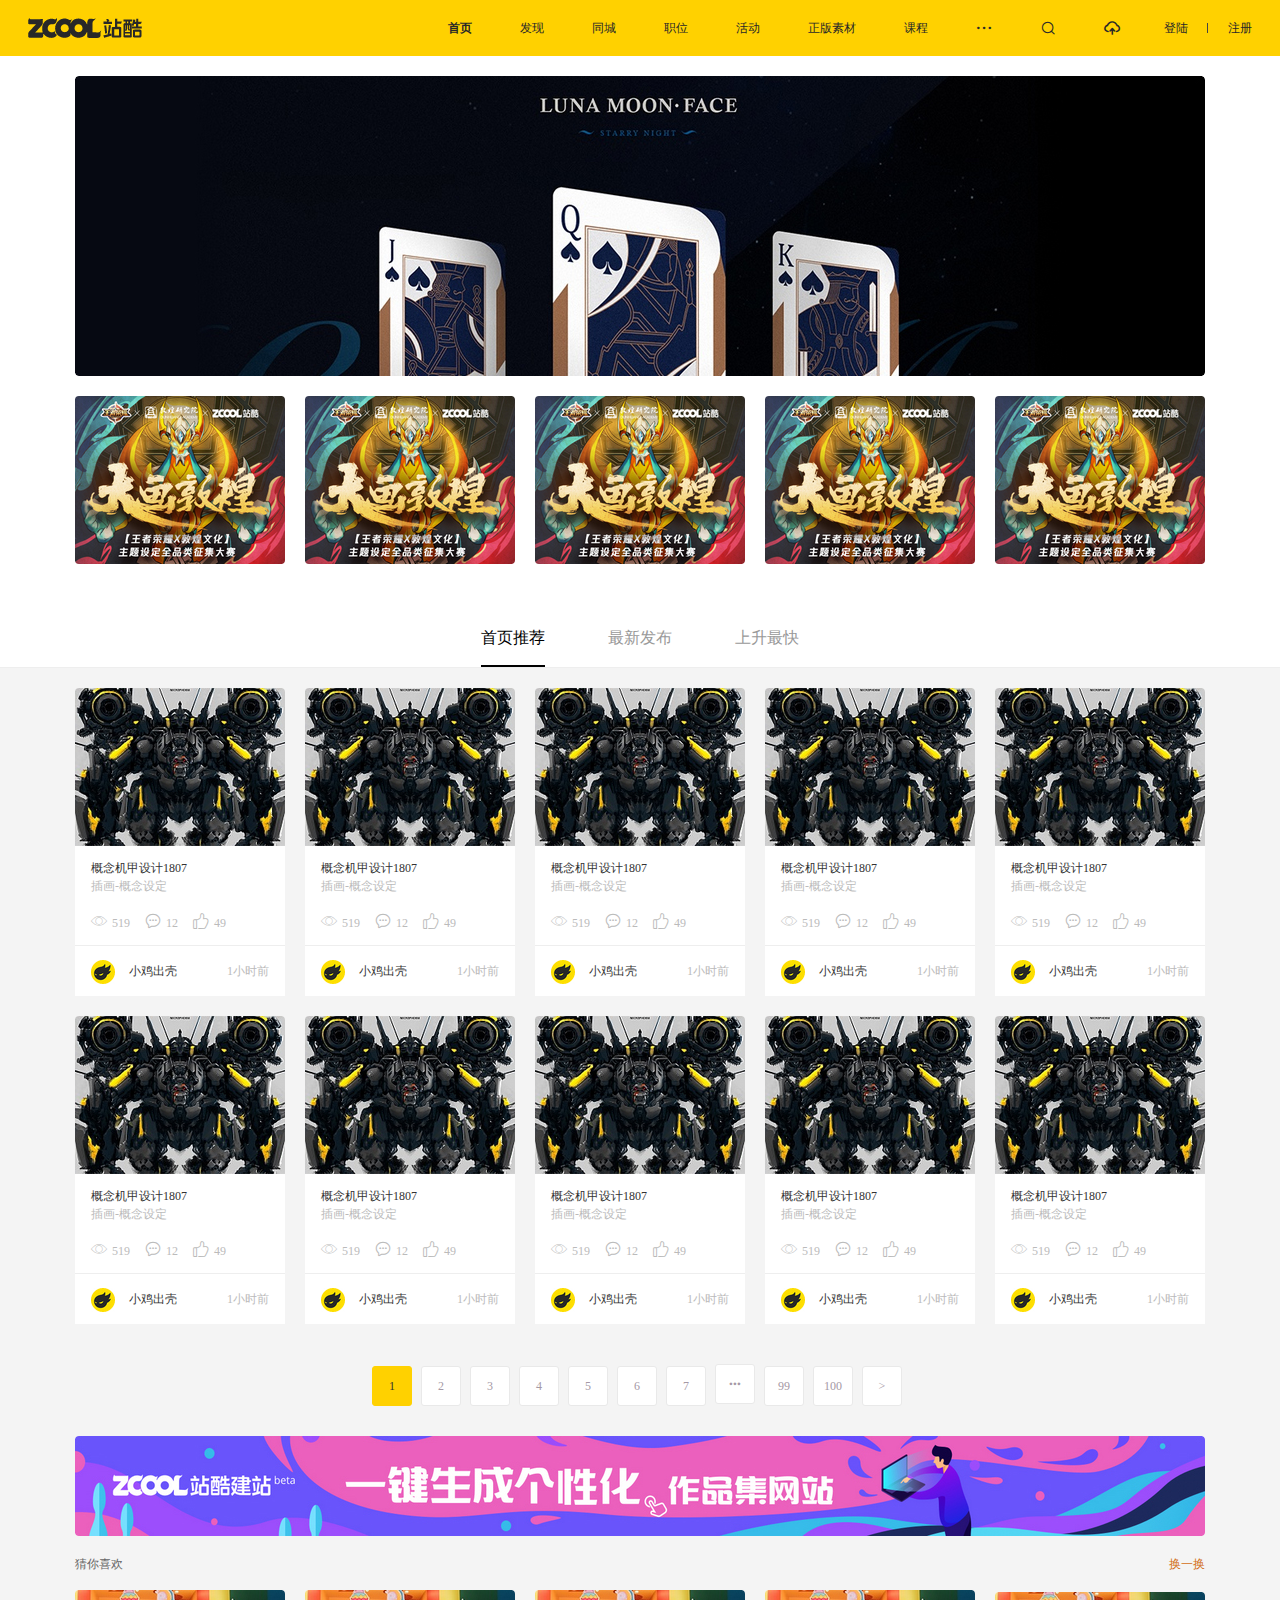
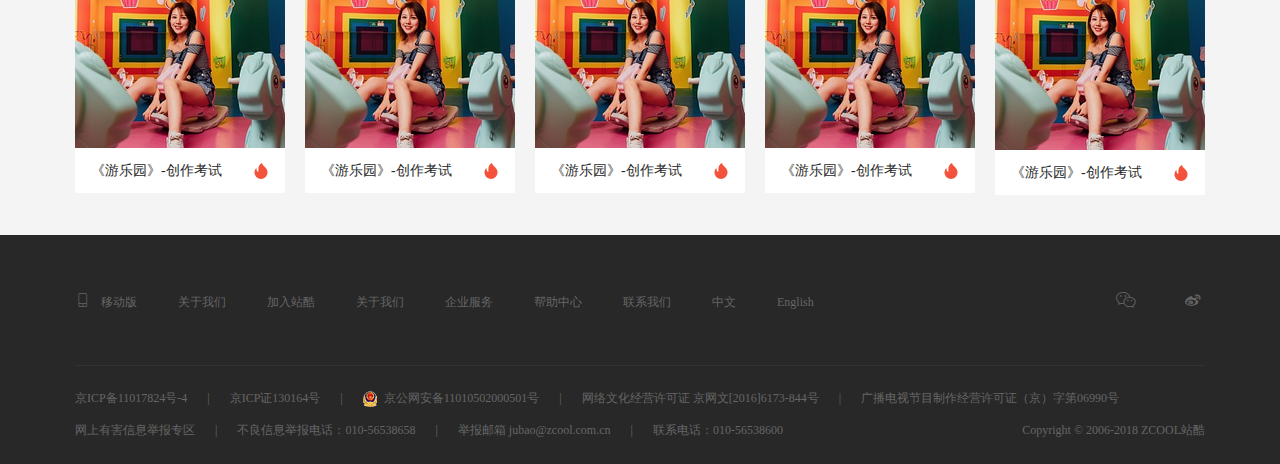
<file: index.html>
<!DOCTYPE html>
<html>
	<head>
		<meta charset="UTF-8">
		<title>站酷首页</title>
		<link rel="stylesheet" type="text/css" href="font/iconfont.css"/>
		<link rel="stylesheet" type="text/css" href="css/Global-style.css"/>
		<link rel="stylesheet" type="text/css" href="css/style.css"/>
	</head>
	<body>
		<!--..................................头部-->
		<header>
			<div class="header clearfix">
				<h1 class="logo fl">
					<a href="###"></a>
				</h1>
				<ul class="entry fr">
					<li><a href="###">登陆</a></li>
					<li><a href="###">注册</a></li>
				</ul>
				<ul class="nav fr">
					<li class="active"><a href="###">首页</a></li>
					<li><a href="###">发现</a>
						<div class="find">
							<ul class="clearfix">
								<li><a href="###">平面</a></li>
								<li><a href="###">UI</a></li>
								<li><a href="###">网页</a></li>
								<li><a href="###">插画</a></li>
								<li><a href="###">动漫</a></li>
								<li><a href="###">摄影</a></li>
								<li class="nobgimg"><a href="###">空间</a></li>
								<li><a href="###">工业/产品</a></li>
								<li><a href="###">三维</a></li>
								<li><a href="###">影视</a></li>
								<li><a href="###">手工艺</a></li>
								<li><a href="###">纯工艺</a></li>
								<li><a href="###">其他</a></li>
								<li class="nobgimg"><a href="###">其他</a></li>
							</ul>
							<ul class="clearfix">
								<li><a href="###">精选作品<span>&gt;</span></a></li>
								<li><a href="###">精选文章<span>&gt;</span></a></li>
								<li><a href="###">精选收藏<span>&gt;</span></a></li>
							</ul>
						</div>
					</li>
					<li><a href="###">同城</a></li>
					<li><a href="###">职位</a>
						<ul class="drop-down">
							<li><a href="###">职位</a></li>
							<li><a href="###">公司</a></li>
							<li><a href="###">+发布职位</a></li>
						</ul>
					</li>
					<li><a href="###">活动</a></li>
					<li><a href="###">正版素材</a></li>
					<li><a href="###">课程</a></li>
					<li><a href="###"><i class="iconfont">&#xe615;</i><span></span></a></li>
					<li><a href=""><i class="iconfont">&#xe6a8;</i></a></li>
					<li><a href=""><i class="iconfont">&#xe6f9;</i></a></li>
				</ul>
			</div>
		</header>
		<!--.......................................banner-->
		<div class="banner gWidth">
			<div class="clearfix" id="banLunbo">
				<ul id="lunbo">
					<li><a href="###"></a></li>
					<li><a href="###"></a></li>
					<li><a href="###"></a></li>
					<li><a href="###"></a></li>
					<li><a href="###"></a></li>
				</ul>
				<div class="btn-l btn">&lt;</div>
				<div class="btn-r btn">&gt;</div>
			</div>
		</div>
		<!--.......................................小banner-->
		<div class="main gWidth">
			<ul class="clearfix">
				<li><a href="###"><img src="images/main-1.jpg"/></a></li>
				<li><a href="###"><img src="images/main-1.jpg"/></a></li>
				<li><a href="###"><img src="images/main-1.jpg"/></a></li>
				<li><a href="###"><img src="images/main-1.jpg"/></a></li>
				<li class="mr0"><a href="###"><img src="images/main-1.jpg"/></a></li>
			</ul>
		</div>
		<!--.......................................小导航-->
		<ul class="xNav gWidth" id="ulFixed">
			<li class="active"><a href="###">首页推荐</a></li>
			<li><a href="###">最新发布</a></li>
			<li><a href="###">上升最快</a></li>
		</ul>
		<!--.......................................内容-->
		<section class="clearfix">
			<!--.......................................内容块-->
			<article class="gWidth">
				<ul class="clearfix" id="ulMax">
					<!--<li>
						<img src="images/article-1.jpg">
						<p>概念机甲设计1807</p>
						<p>插画-概念设定</p>
						<p><i class="iconfont">&#xe640;</i><span>519</span><i class="iconfont">&#xe6b7;</i><span>12</span><i class="iconfont">&#xe613;</i><span>49</span></p>
						<p>
							<img src="images/article-2.jpg"/>
							<i>小鸡出壳</i>
							<span>1小时前</span>
						</p>
					</li>-->
				</ul>
				<!--......................分页-->
				<ol>
					<li class="active"><a href="###">1</a></li>
					<li><a href="###">2</a></li>
					<li><a href="###">3</a></li>
					<li><a href="###">4</a></li>
					<li><a href="###">5</a></li>
					<li><a href="###">6</a></li>
					<li><a href="###">7</a></li>
					<li><a href="###"><i class="iconfont">&#xe79d;</i></a></li>
					<li><a href="###">99</a></li>
					<li><a href="###">100</a></li>
					<li><a href="###">&gt;</a></li>
				</ol>
			</article>
			<!--...................................minbanner-->
			<div class="minbanner gWidth"></div>
			<!--......................................bottom-nav-->
			<div class="bottom-nav gWidth">
				<h4><span>猜你喜欢</span><a href="###">换一换</a></h4>
				<ul class="clearfix" id="ulMin">
					<!--<li>
						<a href="###">
							<img src="images/bottom-nav-1.jpg"/>
							<p>《游乐园》-创作考试</p>
						</a>
					</li>-->
				</ul>
			</div>
		</section>
		<!--..............................底部-->
		<footer>
			<div class="footer gWidth">
				<div class="footer-t">
					<div class="footer-t-left fl">
						<a href="###"><i class="iconfont">&#xe69c;</i>移动版</a>
						<a href="###">关于我们</a>
						<a href="###">加入站酷</a>
						<a href="###">关于我们</a>
						<a href="###">企业服务</a>
						<a href="###">帮助中心</a>
						<a href="###">联系我们</a>
						<a href="###">中文</a>
						<a href="###">English</a>
					</div>
					<div class="footer-t-right fr">
						<a href="###"><i class="iconfont">&#xe632;</i></a>
					<a href="###"><i class="iconfont">&#xe806;</i></a>
					</div>
				</div>
				<div class="footer-b">
					<p>
						<a href="###">京ICP备11017824号-4</a>
						<span>|</span>
						<a href="###">京ICP证130164号</a>
						<span>|</span>
						<a href="###"><img src="images/footer-1.jpg"/>京公网安备11010502000501号</a>
						<span>|</span>
						<a href="###">网络文化经营许可证 京网文[2016]6173-844号</a>
						<span>|</span>
						<a href="###">广播电视节目制作经营许可证（京）字第06990号</a>
					</p>
					<p>
						<a href="###">网上有害信息举报专区</a>
						<span>|</span>
						<a href="###">不良信息举报电话：010-56538658</a>
						<span>|</span>
						<a href="###">举报邮箱  jubao@zcool.com.cn</a>
						<span>|</span>
						<a href="###">联系电话：010-56538600</a>
						<a href="###">Copyright &copy; 2006-2018 ZCOOL站酷</a>
					</p>
				</div>
			</div>
		</footer>
	</body>
</html>
<script src="js/public.js" type="text/javascript" charset="utf-8"></script>
<script src="js/ulMax.js" type="text/javascript" charset="utf-8"></script>
<script src="js/ulMin.js" type="text/javascript" charset="utf-8"></script>
<script src="js/banner.js" type="text/javascript" charset="utf-8"></script>
<script src="js/ulFixed.js" type="text/javascript" charset="utf-8"></script>
</file>
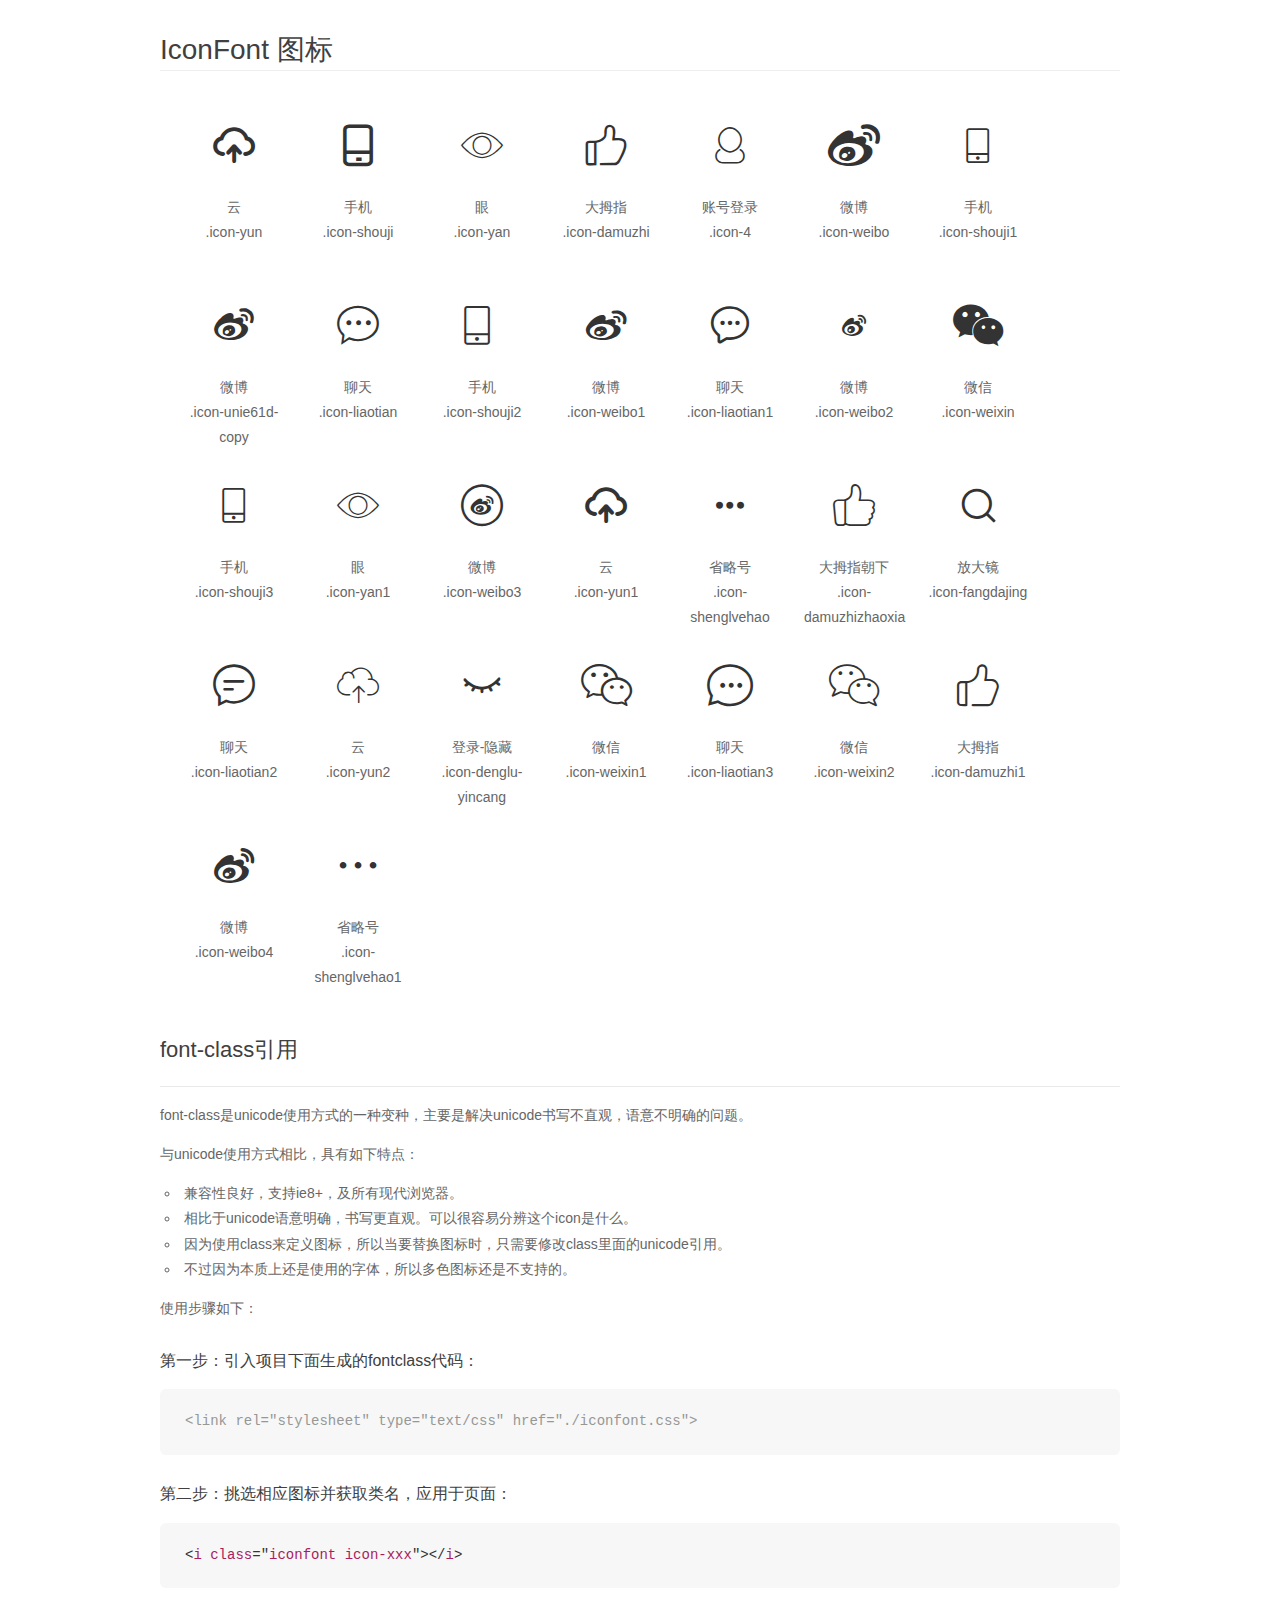
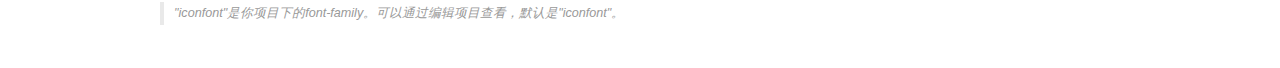
<file: font/demo_fontclass.html>
<!DOCTYPE html>
<html>
<head>
    <meta charset="utf-8"/>
    <title>IconFont</title>
    <link rel="stylesheet" href="demo.css">
    <link rel="stylesheet" href="iconfont.css">
</head>
<body>
    <div class="main markdown">
        <h1>IconFont 图标</h1>
        <ul class="icon_lists clear">
            
                <li>
                <i class="icon iconfont icon-yun"></i>
                    <div class="name">云</div>
                    <div class="fontclass">.icon-yun</div>
                </li>
            
                <li>
                <i class="icon iconfont icon-shouji"></i>
                    <div class="name">手机</div>
                    <div class="fontclass">.icon-shouji</div>
                </li>
            
                <li>
                <i class="icon iconfont icon-yan"></i>
                    <div class="name">眼</div>
                    <div class="fontclass">.icon-yan</div>
                </li>
            
                <li>
                <i class="icon iconfont icon-damuzhi"></i>
                    <div class="name">大拇指</div>
                    <div class="fontclass">.icon-damuzhi</div>
                </li>
            
                <li>
                <i class="icon iconfont icon-4"></i>
                    <div class="name">账号登录</div>
                    <div class="fontclass">.icon-4</div>
                </li>
            
                <li>
                <i class="icon iconfont icon-weibo"></i>
                    <div class="name">微博</div>
                    <div class="fontclass">.icon-weibo</div>
                </li>
            
                <li>
                <i class="icon iconfont icon-shouji1"></i>
                    <div class="name">手机</div>
                    <div class="fontclass">.icon-shouji1</div>
                </li>
            
                <li>
                <i class="icon iconfont icon-unie61d-copy"></i>
                    <div class="name">微博</div>
                    <div class="fontclass">.icon-unie61d-copy</div>
                </li>
            
                <li>
                <i class="icon iconfont icon-liaotian"></i>
                    <div class="name">聊天</div>
                    <div class="fontclass">.icon-liaotian</div>
                </li>
            
                <li>
                <i class="icon iconfont icon-shouji2"></i>
                    <div class="name">手机</div>
                    <div class="fontclass">.icon-shouji2</div>
                </li>
            
                <li>
                <i class="icon iconfont icon-weibo1"></i>
                    <div class="name">微博</div>
                    <div class="fontclass">.icon-weibo1</div>
                </li>
            
                <li>
                <i class="icon iconfont icon-liaotian1"></i>
                    <div class="name">聊天</div>
                    <div class="fontclass">.icon-liaotian1</div>
                </li>
            
                <li>
                <i class="icon iconfont icon-weibo2"></i>
                    <div class="name">微博</div>
                    <div class="fontclass">.icon-weibo2</div>
                </li>
            
                <li>
                <i class="icon iconfont icon-weixin"></i>
                    <div class="name">微信</div>
                    <div class="fontclass">.icon-weixin</div>
                </li>
            
                <li>
                <i class="icon iconfont icon-shouji3"></i>
                    <div class="name">手机</div>
                    <div class="fontclass">.icon-shouji3</div>
                </li>
            
                <li>
                <i class="icon iconfont icon-yan1"></i>
                    <div class="name">眼</div>
                    <div class="fontclass">.icon-yan1</div>
                </li>
            
                <li>
                <i class="icon iconfont icon-weibo3"></i>
                    <div class="name">微博</div>
                    <div class="fontclass">.icon-weibo3</div>
                </li>
            
                <li>
                <i class="icon iconfont icon-yun1"></i>
                    <div class="name">云</div>
                    <div class="fontclass">.icon-yun1</div>
                </li>
            
                <li>
                <i class="icon iconfont icon-shenglvehao"></i>
                    <div class="name">省略号</div>
                    <div class="fontclass">.icon-shenglvehao</div>
                </li>
            
                <li>
                <i class="icon iconfont icon-damuzhizhaoxia"></i>
                    <div class="name">大拇指朝下</div>
                    <div class="fontclass">.icon-damuzhizhaoxia</div>
                </li>
            
                <li>
                <i class="icon iconfont icon-fangdajing"></i>
                    <div class="name">放大镜</div>
                    <div class="fontclass">.icon-fangdajing</div>
                </li>
            
                <li>
                <i class="icon iconfont icon-liaotian2"></i>
                    <div class="name">聊天</div>
                    <div class="fontclass">.icon-liaotian2</div>
                </li>
            
                <li>
                <i class="icon iconfont icon-yun2"></i>
                    <div class="name">云</div>
                    <div class="fontclass">.icon-yun2</div>
                </li>
            
                <li>
                <i class="icon iconfont icon-denglu-yincang"></i>
                    <div class="name">登录-隐藏</div>
                    <div class="fontclass">.icon-denglu-yincang</div>
                </li>
            
                <li>
                <i class="icon iconfont icon-weixin1"></i>
                    <div class="name">微信</div>
                    <div class="fontclass">.icon-weixin1</div>
                </li>
            
                <li>
                <i class="icon iconfont icon-liaotian3"></i>
                    <div class="name">聊天</div>
                    <div class="fontclass">.icon-liaotian3</div>
                </li>
            
                <li>
                <i class="icon iconfont icon-weixin2"></i>
                    <div class="name">微信</div>
                    <div class="fontclass">.icon-weixin2</div>
                </li>
            
                <li>
                <i class="icon iconfont icon-damuzhi1"></i>
                    <div class="name">大拇指</div>
                    <div class="fontclass">.icon-damuzhi1</div>
                </li>
            
                <li>
                <i class="icon iconfont icon-weibo4"></i>
                    <div class="name">微博</div>
                    <div class="fontclass">.icon-weibo4</div>
                </li>
            
                <li>
                <i class="icon iconfont icon-shenglvehao1"></i>
                    <div class="name">省略号</div>
                    <div class="fontclass">.icon-shenglvehao1</div>
                </li>
            
        </ul>

        <h2 id="font-class-">font-class引用</h2>
        <hr>

        <p>font-class是unicode使用方式的一种变种，主要是解决unicode书写不直观，语意不明确的问题。</p>
        <p>与unicode使用方式相比，具有如下特点：</p>
        <ul>
        <li>兼容性良好，支持ie8+，及所有现代浏览器。</li>
        <li>相比于unicode语意明确，书写更直观。可以很容易分辨这个icon是什么。</li>
        <li>因为使用class来定义图标，所以当要替换图标时，只需要修改class里面的unicode引用。</li>
        <li>不过因为本质上还是使用的字体，所以多色图标还是不支持的。</li>
        </ul>
        <p>使用步骤如下：</p>
        <h3 id="-fontclass-">第一步：引入项目下面生成的fontclass代码：</h3>


        <pre><code class="lang-js hljs javascript"><span class="hljs-comment">&lt;link rel="stylesheet" type="text/css" href="./iconfont.css"&gt;</span></code></pre>
        <h3 id="-">第二步：挑选相应图标并获取类名，应用于页面：</h3>
        <pre><code class="lang-css hljs">&lt;<span class="hljs-selector-tag">i</span> <span class="hljs-selector-tag">class</span>="<span class="hljs-selector-tag">iconfont</span> <span class="hljs-selector-tag">icon-xxx</span>"&gt;&lt;/<span class="hljs-selector-tag">i</span>&gt;</code></pre>
        <blockquote>
        <p>"iconfont"是你项目下的font-family。可以通过编辑项目查看，默认是"iconfont"。</p>
        </blockquote>
    </div>
</body>
</html>
</file>
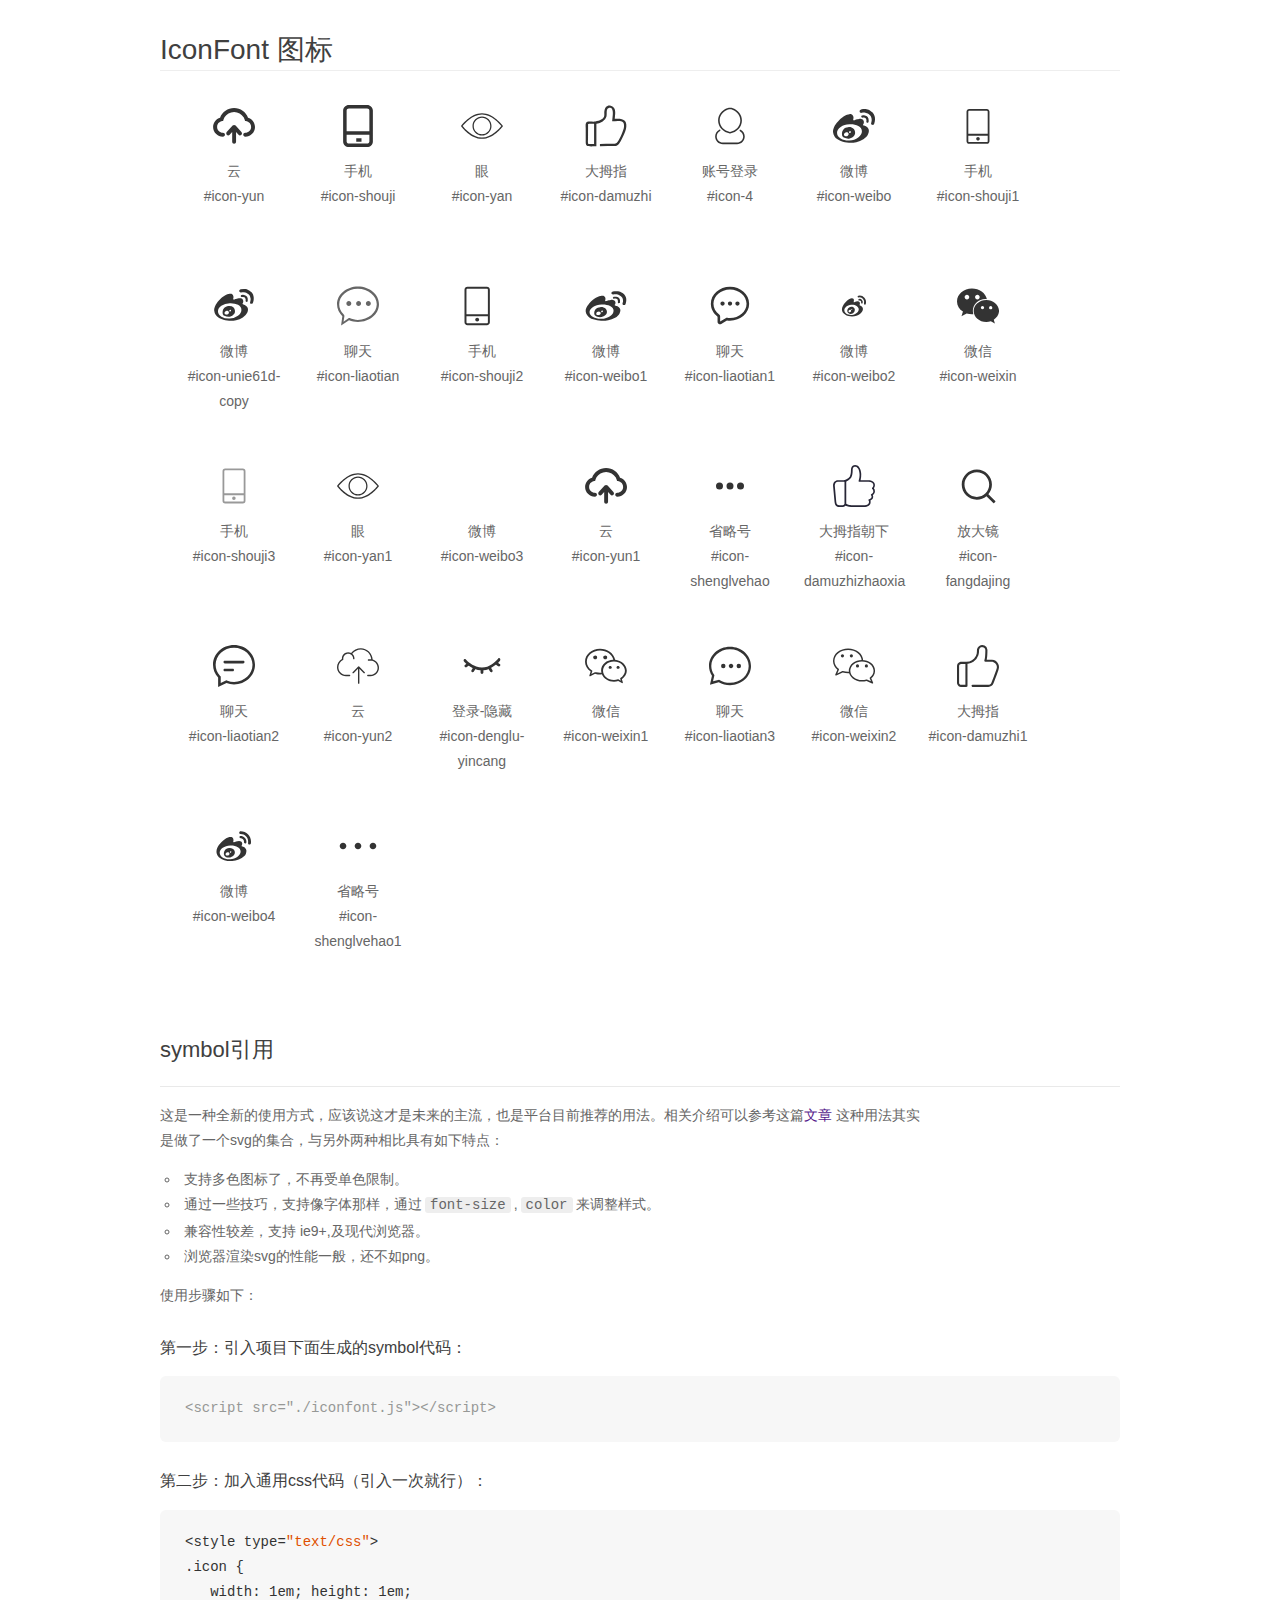
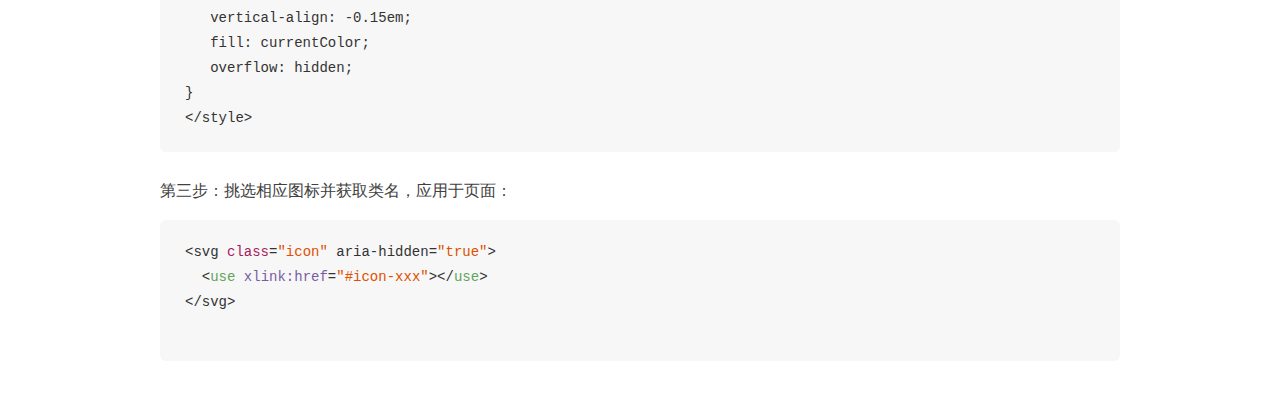
<file: font/demo_symbol.html>
<!DOCTYPE html>
<html>
<head>
    <meta charset="utf-8"/>
    <title>IconFont</title>
    <link rel="stylesheet" href="demo.css">
    <script src="iconfont.js"></script>

    <style type="text/css">
        .icon {
          /* 通过设置 font-size 来改变图标大小 */
          width: 1em; height: 1em;
          /* 图标和文字相邻时，垂直对齐 */
          vertical-align: -0.15em;
          /* 通过设置 color 来改变 SVG 的颜色/fill */
          fill: currentColor;
          /* path 和 stroke 溢出 viewBox 部分在 IE 下会显示
             normalize.css 中也包含这行 */
          overflow: hidden;
        }

    </style>
</head>
<body>
    <div class="main markdown">
        <h1>IconFont 图标</h1>
        <ul class="icon_lists clear">
            
                <li>
                    <svg class="icon" aria-hidden="true">
                        <use xlink:href="#icon-yun"></use>
                    </svg>
                    <div class="name">云</div>
                    <div class="fontclass">#icon-yun</div>
                </li>
            
                <li>
                    <svg class="icon" aria-hidden="true">
                        <use xlink:href="#icon-shouji"></use>
                    </svg>
                    <div class="name">手机</div>
                    <div class="fontclass">#icon-shouji</div>
                </li>
            
                <li>
                    <svg class="icon" aria-hidden="true">
                        <use xlink:href="#icon-yan"></use>
                    </svg>
                    <div class="name">眼</div>
                    <div class="fontclass">#icon-yan</div>
                </li>
            
                <li>
                    <svg class="icon" aria-hidden="true">
                        <use xlink:href="#icon-damuzhi"></use>
                    </svg>
                    <div class="name">大拇指</div>
                    <div class="fontclass">#icon-damuzhi</div>
                </li>
            
                <li>
                    <svg class="icon" aria-hidden="true">
                        <use xlink:href="#icon-4"></use>
                    </svg>
                    <div class="name">账号登录</div>
                    <div class="fontclass">#icon-4</div>
                </li>
            
                <li>
                    <svg class="icon" aria-hidden="true">
                        <use xlink:href="#icon-weibo"></use>
                    </svg>
                    <div class="name">微博</div>
                    <div class="fontclass">#icon-weibo</div>
                </li>
            
                <li>
                    <svg class="icon" aria-hidden="true">
                        <use xlink:href="#icon-shouji1"></use>
                    </svg>
                    <div class="name">手机</div>
                    <div class="fontclass">#icon-shouji1</div>
                </li>
            
                <li>
                    <svg class="icon" aria-hidden="true">
                        <use xlink:href="#icon-unie61d-copy"></use>
                    </svg>
                    <div class="name">微博</div>
                    <div class="fontclass">#icon-unie61d-copy</div>
                </li>
            
                <li>
                    <svg class="icon" aria-hidden="true">
                        <use xlink:href="#icon-liaotian"></use>
                    </svg>
                    <div class="name">聊天</div>
                    <div class="fontclass">#icon-liaotian</div>
                </li>
            
                <li>
                    <svg class="icon" aria-hidden="true">
                        <use xlink:href="#icon-shouji2"></use>
                    </svg>
                    <div class="name">手机</div>
                    <div class="fontclass">#icon-shouji2</div>
                </li>
            
                <li>
                    <svg class="icon" aria-hidden="true">
                        <use xlink:href="#icon-weibo1"></use>
                    </svg>
                    <div class="name">微博</div>
                    <div class="fontclass">#icon-weibo1</div>
                </li>
            
                <li>
                    <svg class="icon" aria-hidden="true">
                        <use xlink:href="#icon-liaotian1"></use>
                    </svg>
                    <div class="name">聊天</div>
                    <div class="fontclass">#icon-liaotian1</div>
                </li>
            
                <li>
                    <svg class="icon" aria-hidden="true">
                        <use xlink:href="#icon-weibo2"></use>
                    </svg>
                    <div class="name">微博</div>
                    <div class="fontclass">#icon-weibo2</div>
                </li>
            
                <li>
                    <svg class="icon" aria-hidden="true">
                        <use xlink:href="#icon-weixin"></use>
                    </svg>
                    <div class="name">微信</div>
                    <div class="fontclass">#icon-weixin</div>
                </li>
            
                <li>
                    <svg class="icon" aria-hidden="true">
                        <use xlink:href="#icon-shouji3"></use>
                    </svg>
                    <div class="name">手机</div>
                    <div class="fontclass">#icon-shouji3</div>
                </li>
            
                <li>
                    <svg class="icon" aria-hidden="true">
                        <use xlink:href="#icon-yan1"></use>
                    </svg>
                    <div class="name">眼</div>
                    <div class="fontclass">#icon-yan1</div>
                </li>
            
                <li>
                    <svg class="icon" aria-hidden="true">
                        <use xlink:href="#icon-weibo3"></use>
                    </svg>
                    <div class="name">微博</div>
                    <div class="fontclass">#icon-weibo3</div>
                </li>
            
                <li>
                    <svg class="icon" aria-hidden="true">
                        <use xlink:href="#icon-yun1"></use>
                    </svg>
                    <div class="name">云</div>
                    <div class="fontclass">#icon-yun1</div>
                </li>
            
                <li>
                    <svg class="icon" aria-hidden="true">
                        <use xlink:href="#icon-shenglvehao"></use>
                    </svg>
                    <div class="name">省略号</div>
                    <div class="fontclass">#icon-shenglvehao</div>
                </li>
            
                <li>
                    <svg class="icon" aria-hidden="true">
                        <use xlink:href="#icon-damuzhizhaoxia"></use>
                    </svg>
                    <div class="name">大拇指朝下</div>
                    <div class="fontclass">#icon-damuzhizhaoxia</div>
                </li>
            
                <li>
                    <svg class="icon" aria-hidden="true">
                        <use xlink:href="#icon-fangdajing"></use>
                    </svg>
                    <div class="name">放大镜</div>
                    <div class="fontclass">#icon-fangdajing</div>
                </li>
            
                <li>
                    <svg class="icon" aria-hidden="true">
                        <use xlink:href="#icon-liaotian2"></use>
                    </svg>
                    <div class="name">聊天</div>
                    <div class="fontclass">#icon-liaotian2</div>
                </li>
            
                <li>
                    <svg class="icon" aria-hidden="true">
                        <use xlink:href="#icon-yun2"></use>
                    </svg>
                    <div class="name">云</div>
                    <div class="fontclass">#icon-yun2</div>
                </li>
            
                <li>
                    <svg class="icon" aria-hidden="true">
                        <use xlink:href="#icon-denglu-yincang"></use>
                    </svg>
                    <div class="name">登录-隐藏</div>
                    <div class="fontclass">#icon-denglu-yincang</div>
                </li>
            
                <li>
                    <svg class="icon" aria-hidden="true">
                        <use xlink:href="#icon-weixin1"></use>
                    </svg>
                    <div class="name">微信</div>
                    <div class="fontclass">#icon-weixin1</div>
                </li>
            
                <li>
                    <svg class="icon" aria-hidden="true">
                        <use xlink:href="#icon-liaotian3"></use>
                    </svg>
                    <div class="name">聊天</div>
                    <div class="fontclass">#icon-liaotian3</div>
                </li>
            
                <li>
                    <svg class="icon" aria-hidden="true">
                        <use xlink:href="#icon-weixin2"></use>
                    </svg>
                    <div class="name">微信</div>
                    <div class="fontclass">#icon-weixin2</div>
                </li>
            
                <li>
                    <svg class="icon" aria-hidden="true">
                        <use xlink:href="#icon-damuzhi1"></use>
                    </svg>
                    <div class="name">大拇指</div>
                    <div class="fontclass">#icon-damuzhi1</div>
                </li>
            
                <li>
                    <svg class="icon" aria-hidden="true">
                        <use xlink:href="#icon-weibo4"></use>
                    </svg>
                    <div class="name">微博</div>
                    <div class="fontclass">#icon-weibo4</div>
                </li>
            
                <li>
                    <svg class="icon" aria-hidden="true">
                        <use xlink:href="#icon-shenglvehao1"></use>
                    </svg>
                    <div class="name">省略号</div>
                    <div class="fontclass">#icon-shenglvehao1</div>
                </li>
            
        </ul>


        <h2 id="symbol-">symbol引用</h2>
        <hr>

        <p>这是一种全新的使用方式，应该说这才是未来的主流，也是平台目前推荐的用法。相关介绍可以参考这篇<a href="">文章</a>
        这种用法其实是做了一个svg的集合，与另外两种相比具有如下特点：</p>
        <ul>
          <li>支持多色图标了，不再受单色限制。</li>
          <li>通过一些技巧，支持像字体那样，通过<code>font-size</code>,<code>color</code>来调整样式。</li>
          <li>兼容性较差，支持 ie9+,及现代浏览器。</li>
          <li>浏览器渲染svg的性能一般，还不如png。</li>
        </ul>
        <p>使用步骤如下：</p>
        <h3 id="-symbol-">第一步：引入项目下面生成的symbol代码：</h3>
        <pre><code class="lang-js hljs javascript"><span class="hljs-comment">&lt;script src="./iconfont.js"&gt;&lt;/script&gt;</span></code></pre>
        <h3 id="-css-">第二步：加入通用css代码（引入一次就行）：</h3>
        <pre><code class="lang-js hljs javascript">&lt;style type=<span class="hljs-string">"text/css"</span>&gt;
.icon {
   width: <span class="hljs-number">1</span>em; height: <span class="hljs-number">1</span>em;
   vertical-align: <span class="hljs-number">-0.15</span>em;
   fill: currentColor;
   overflow: hidden;
}
&lt;<span class="hljs-regexp">/style&gt;</span></code></pre>
        <h3 id="-">第三步：挑选相应图标并获取类名，应用于页面：</h3>
        <pre><code class="lang-js hljs javascript">&lt;svg <span class="hljs-class"><span class="hljs-keyword">class</span></span>=<span class="hljs-string">"icon"</span> aria-hidden=<span class="hljs-string">"true"</span>&gt;<span class="xml"><span class="hljs-tag">
  &lt;<span class="hljs-name">use</span> <span class="hljs-attr">xlink:href</span>=<span class="hljs-string">"#icon-xxx"</span>&gt;</span><span class="hljs-tag">&lt;/<span class="hljs-name">use</span>&gt;</span>
</span>&lt;<span class="hljs-regexp">/svg&gt;
        </span></code></pre>
    </div>
</body>
</html>
</file>
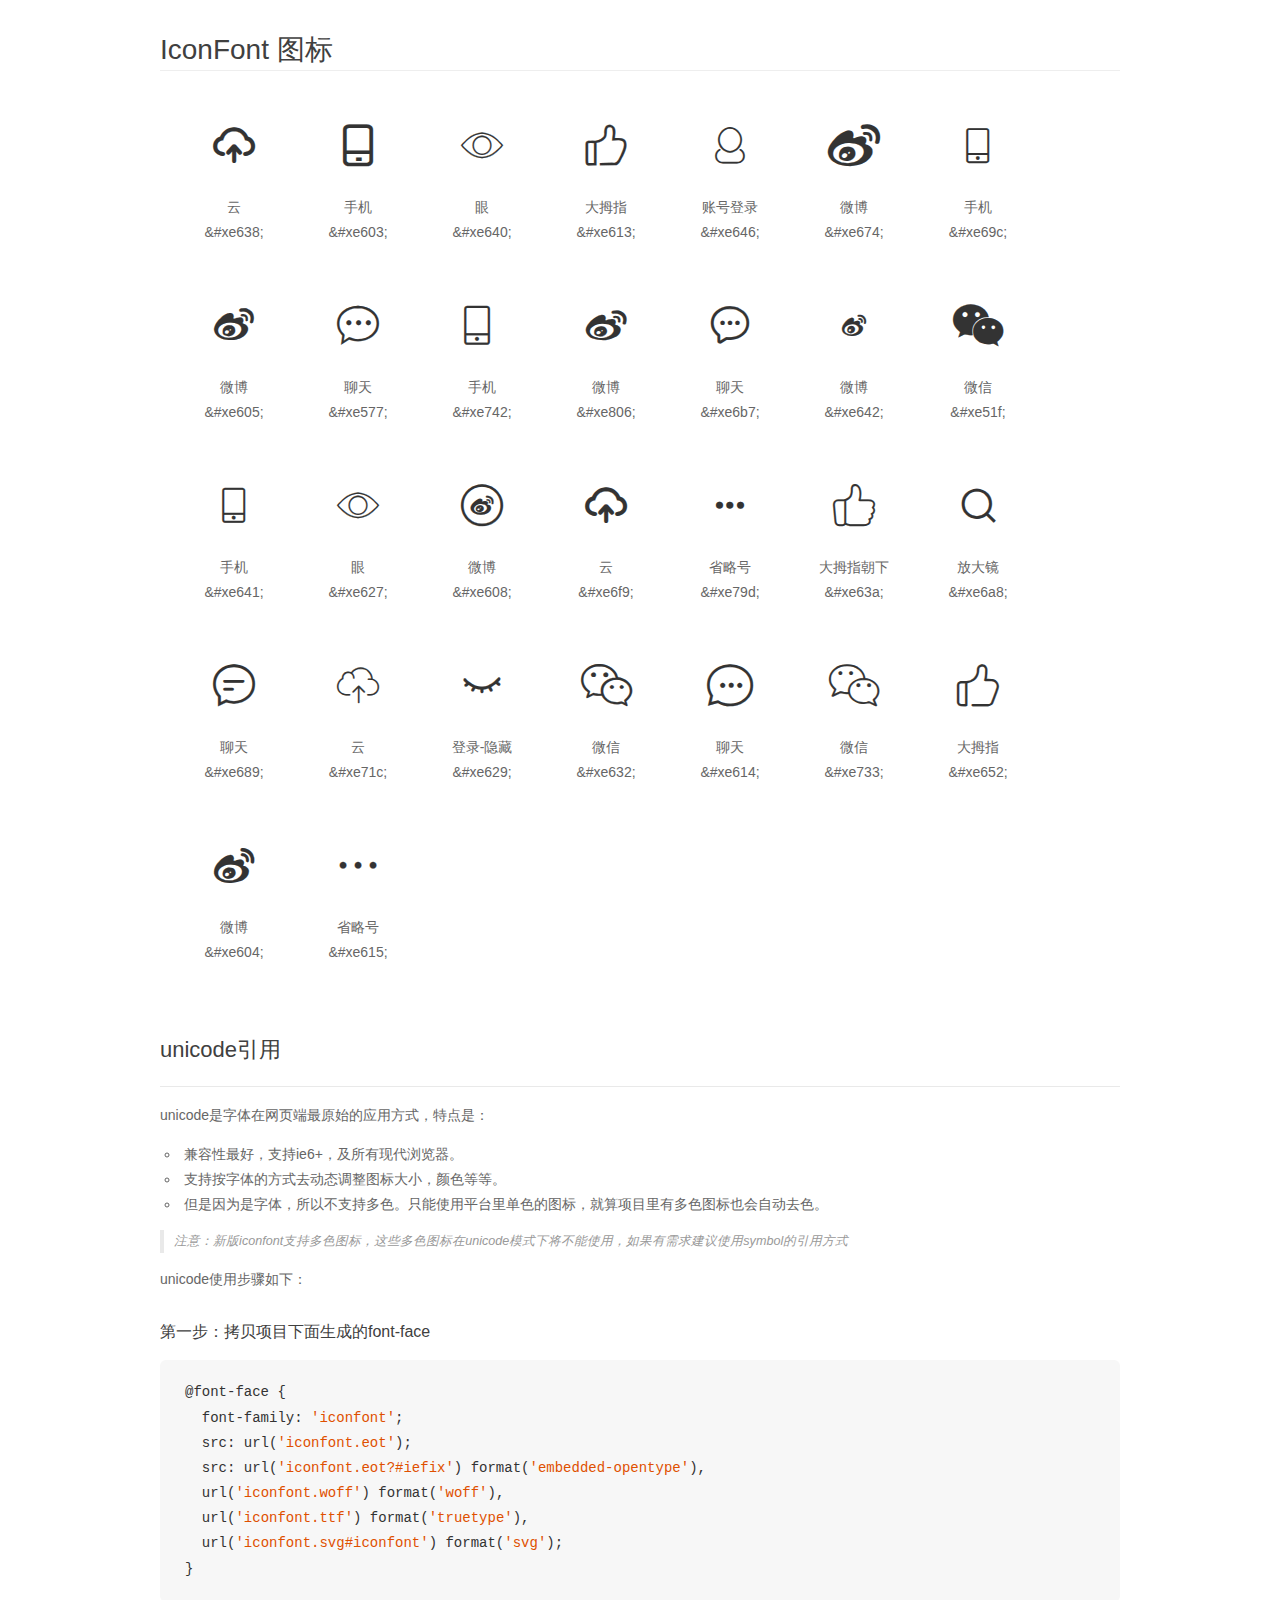
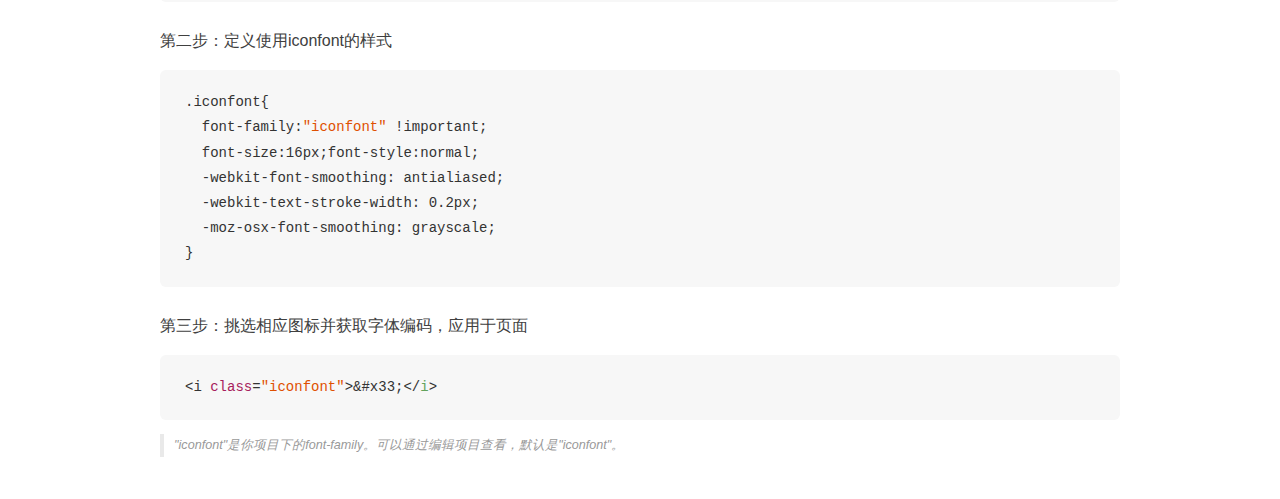
<file: font/demo_unicode.html>
<!DOCTYPE html>
<html>
<head>
    <meta charset="utf-8"/>
    <title>IconFont</title>
    <link rel="stylesheet" href="demo.css">

    <style type="text/css">

        @font-face {font-family: "iconfont";
          src: url('iconfont.eot'); /* IE9*/
          src: url('iconfont.eot#iefix') format('embedded-opentype'), /* IE6-IE8 */
          url('iconfont.woff') format('woff'), /* chrome, firefox */
          url('iconfont.ttf') format('truetype'), /* chrome, firefox, opera, Safari, Android, iOS 4.2+*/
          url('iconfont.svg#iconfont') format('svg'); /* iOS 4.1- */
        }

        .iconfont {
          font-family:"iconfont" !important;
          font-size:16px;
          font-style:normal;
          -webkit-font-smoothing: antialiased;
          -webkit-text-stroke-width: 0.2px;
          -moz-osx-font-smoothing: grayscale;
        }

    </style>
</head>
<body>
    <div class="main markdown">
        <h1>IconFont 图标</h1>
        <ul class="icon_lists clear">
            
                <li>
                <i class="icon iconfont">&#xe638;</i>
                    <div class="name">云</div>
                    <div class="code">&amp;#xe638;</div>
                </li>
            
                <li>
                <i class="icon iconfont">&#xe603;</i>
                    <div class="name">手机</div>
                    <div class="code">&amp;#xe603;</div>
                </li>
            
                <li>
                <i class="icon iconfont">&#xe640;</i>
                    <div class="name">眼</div>
                    <div class="code">&amp;#xe640;</div>
                </li>
            
                <li>
                <i class="icon iconfont">&#xe613;</i>
                    <div class="name">大拇指</div>
                    <div class="code">&amp;#xe613;</div>
                </li>
            
                <li>
                <i class="icon iconfont">&#xe646;</i>
                    <div class="name">账号登录</div>
                    <div class="code">&amp;#xe646;</div>
                </li>
            
                <li>
                <i class="icon iconfont">&#xe674;</i>
                    <div class="name">微博</div>
                    <div class="code">&amp;#xe674;</div>
                </li>
            
                <li>
                <i class="icon iconfont">&#xe69c;</i>
                    <div class="name">手机</div>
                    <div class="code">&amp;#xe69c;</div>
                </li>
            
                <li>
                <i class="icon iconfont">&#xe605;</i>
                    <div class="name">微博</div>
                    <div class="code">&amp;#xe605;</div>
                </li>
            
                <li>
                <i class="icon iconfont">&#xe577;</i>
                    <div class="name">聊天</div>
                    <div class="code">&amp;#xe577;</div>
                </li>
            
                <li>
                <i class="icon iconfont">&#xe742;</i>
                    <div class="name">手机</div>
                    <div class="code">&amp;#xe742;</div>
                </li>
            
                <li>
                <i class="icon iconfont">&#xe806;</i>
                    <div class="name">微博</div>
                    <div class="code">&amp;#xe806;</div>
                </li>
            
                <li>
                <i class="icon iconfont">&#xe6b7;</i>
                    <div class="name">聊天</div>
                    <div class="code">&amp;#xe6b7;</div>
                </li>
            
                <li>
                <i class="icon iconfont">&#xe642;</i>
                    <div class="name">微博</div>
                    <div class="code">&amp;#xe642;</div>
                </li>
            
                <li>
                <i class="icon iconfont">&#xe51f;</i>
                    <div class="name">微信</div>
                    <div class="code">&amp;#xe51f;</div>
                </li>
            
                <li>
                <i class="icon iconfont">&#xe641;</i>
                    <div class="name">手机</div>
                    <div class="code">&amp;#xe641;</div>
                </li>
            
                <li>
                <i class="icon iconfont">&#xe627;</i>
                    <div class="name">眼</div>
                    <div class="code">&amp;#xe627;</div>
                </li>
            
                <li>
                <i class="icon iconfont">&#xe608;</i>
                    <div class="name">微博</div>
                    <div class="code">&amp;#xe608;</div>
                </li>
            
                <li>
                <i class="icon iconfont">&#xe6f9;</i>
                    <div class="name">云</div>
                    <div class="code">&amp;#xe6f9;</div>
                </li>
            
                <li>
                <i class="icon iconfont">&#xe79d;</i>
                    <div class="name">省略号</div>
                    <div class="code">&amp;#xe79d;</div>
                </li>
            
                <li>
                <i class="icon iconfont">&#xe63a;</i>
                    <div class="name">大拇指朝下</div>
                    <div class="code">&amp;#xe63a;</div>
                </li>
            
                <li>
                <i class="icon iconfont">&#xe6a8;</i>
                    <div class="name">放大镜</div>
                    <div class="code">&amp;#xe6a8;</div>
                </li>
            
                <li>
                <i class="icon iconfont">&#xe689;</i>
                    <div class="name">聊天</div>
                    <div class="code">&amp;#xe689;</div>
                </li>
            
                <li>
                <i class="icon iconfont">&#xe71c;</i>
                    <div class="name">云</div>
                    <div class="code">&amp;#xe71c;</div>
                </li>
            
                <li>
                <i class="icon iconfont">&#xe629;</i>
                    <div class="name">登录-隐藏</div>
                    <div class="code">&amp;#xe629;</div>
                </li>
            
                <li>
                <i class="icon iconfont">&#xe632;</i>
                    <div class="name">微信</div>
                    <div class="code">&amp;#xe632;</div>
                </li>
            
                <li>
                <i class="icon iconfont">&#xe614;</i>
                    <div class="name">聊天</div>
                    <div class="code">&amp;#xe614;</div>
                </li>
            
                <li>
                <i class="icon iconfont">&#xe733;</i>
                    <div class="name">微信</div>
                    <div class="code">&amp;#xe733;</div>
                </li>
            
                <li>
                <i class="icon iconfont">&#xe652;</i>
                    <div class="name">大拇指</div>
                    <div class="code">&amp;#xe652;</div>
                </li>
            
                <li>
                <i class="icon iconfont">&#xe604;</i>
                    <div class="name">微博</div>
                    <div class="code">&amp;#xe604;</div>
                </li>
            
                <li>
                <i class="icon iconfont">&#xe615;</i>
                    <div class="name">省略号</div>
                    <div class="code">&amp;#xe615;</div>
                </li>
            
        </ul>
        <h2 id="unicode-">unicode引用</h2>
        <hr>

        <p>unicode是字体在网页端最原始的应用方式，特点是：</p>
        <ul>
        <li>兼容性最好，支持ie6+，及所有现代浏览器。</li>
        <li>支持按字体的方式去动态调整图标大小，颜色等等。</li>
        <li>但是因为是字体，所以不支持多色。只能使用平台里单色的图标，就算项目里有多色图标也会自动去色。</li>
        </ul>
        <blockquote>
        <p>注意：新版iconfont支持多色图标，这些多色图标在unicode模式下将不能使用，如果有需求建议使用symbol的引用方式</p>
        </blockquote>
        <p>unicode使用步骤如下：</p>
        <h3 id="-font-face">第一步：拷贝项目下面生成的font-face</h3>
        <pre><code class="lang-js hljs javascript">@font-face {
  font-family: <span class="hljs-string">'iconfont'</span>;
  src: url(<span class="hljs-string">'iconfont.eot'</span>);
  src: url(<span class="hljs-string">'iconfont.eot?#iefix'</span>) format(<span class="hljs-string">'embedded-opentype'</span>),
  url(<span class="hljs-string">'iconfont.woff'</span>) format(<span class="hljs-string">'woff'</span>),
  url(<span class="hljs-string">'iconfont.ttf'</span>) format(<span class="hljs-string">'truetype'</span>),
  url(<span class="hljs-string">'iconfont.svg#iconfont'</span>) format(<span class="hljs-string">'svg'</span>);
}
</code></pre>
        <h3 id="-iconfont-">第二步：定义使用iconfont的样式</h3>
        <pre><code class="lang-js hljs javascript">.iconfont{
  font-family:<span class="hljs-string">"iconfont"</span> !important;
  font-size:<span class="hljs-number">16</span>px;font-style:normal;
  -webkit-font-smoothing: antialiased;
  -webkit-text-stroke-width: <span class="hljs-number">0.2</span>px;
  -moz-osx-font-smoothing: grayscale;
}
</code></pre>
        <h3 id="-">第三步：挑选相应图标并获取字体编码，应用于页面</h3>
        <pre><code class="lang-js hljs javascript">&lt;i <span class="hljs-class"><span class="hljs-keyword">class</span></span>=<span class="hljs-string">"iconfont"</span>&gt;&amp;#x33;<span class="xml"><span class="hljs-tag">&lt;/<span class="hljs-name">i</span>&gt;</span></span></code></pre>

        <blockquote>
        <p>"iconfont"是你项目下的font-family。可以通过编辑项目查看，默认是"iconfont"。</p>
        </blockquote>
    </div>


</body>
</html>
</file>
<file: font/iconfont.css>
@font-face {font-family: "iconfont";
  src: url('iconfont.eot?t=1536034357785'); /* IE9*/
  src: url('iconfont.eot?t=1536034357785#iefix') format('embedded-opentype'), /* IE6-IE8 */
  url('[data-uri]') format('woff'),
  url('iconfont.ttf?t=1536034357785') format('truetype'), /* chrome, firefox, opera, Safari, Android, iOS 4.2+*/
  url('iconfont.svg?t=1536034357785#iconfont') format('svg'); /* iOS 4.1- */
}

.iconfont {
  font-family:"iconfont" !important;
  font-size:16px;
  font-style:normal;
  -webkit-font-smoothing: antialiased;
  -moz-osx-font-smoothing: grayscale;
}

.icon-yun:before { content: "\e638"; }

.icon-shouji:before { content: "\e603"; }

.icon-yan:before { content: "\e640"; }

.icon-damuzhi:before { content: "\e613"; }

.icon-4:before { content: "\e646"; }

.icon-weibo:before { content: "\e674"; }

.icon-shouji1:before { content: "\e69c"; }

.icon-unie61d-copy:before { content: "\e605"; }

.icon-liaotian:before { content: "\e577"; }

.icon-shouji2:before { content: "\e742"; }

.icon-weibo1:before { content: "\e806"; }

.icon-liaotian1:before { content: "\e6b7"; }

.icon-weibo2:before { content: "\e642"; }

.icon-weixin:before { content: "\e51f"; }

.icon-shouji3:before { content: "\e641"; }

.icon-yan1:before { content: "\e627"; }

.icon-weibo3:before { content: "\e608"; }

.icon-yun1:before { content: "\e6f9"; }

.icon-shenglvehao:before { content: "\e79d"; }

.icon-damuzhizhaoxia:before { content: "\e63a"; }

.icon-fangdajing:before { content: "\e6a8"; }

.icon-liaotian2:before { content: "\e689"; }

.icon-yun2:before { content: "\e71c"; }

.icon-denglu-yincang:before { content: "\e629"; }

.icon-weixin1:before { content: "\e632"; }

.icon-liaotian3:before { content: "\e614"; }

.icon-weixin2:before { content: "\e733"; }

.icon-damuzhi1:before { content: "\e652"; }

.icon-weibo4:before { content: "\e604"; }

.icon-shenglvehao1:before { content: "\e615"; }
</file>
<file: css/Global-style.css>
body,h1,h2,h3,h4,h5,h6,ul,ol,dl,dt,dd,th,td,p,div,form,input,fieldset,legend,textarea,header,nav,section,article,aside,footer {
	margin: 0;
	padding: 0;
}
h1,h2,h3,h4,h5,h6 {
	font-weight: normal;
}
html,body{
	width: 100%;
	height: 100%;
}
body {
	font: 12px "微软雅黑";
}
li {
	list-style: none;
}
a {
	text-decoration: none;
	color: #282828;
}
img {
	border: 0;
	vertical-align: middle;
}
strong,b {
	font-weight: normal;
}
em,i {
	font-style: normal;
}
.clearfix::after {
	content: '';
	display: block;
	clear: both;
	overflow: hidden;
	visibility: hidden;
	height:0;
	zoom:1;
}
.fl {
	float: left;
}
.fr {
	float: right;
}
.gWidth {
	width: 1130px;
	margin: 0 auto;
}
</file>
<file: css/style.css>
/*............................头部*/	
header{
	width: 100%;
	height: 56px;
	background: #ffd100;
	margin-bottom: 20px;
}
header .header{
	width: 1224px;
	height: 56px;
	margin: 0 auto;
}
header .header .logo{
	margin-top: 18px;
	width: 114px;
	height: 20px;
}
header .header .logo a{
	width: 114px;
	height: 20px;
	display: block;
	background: url(../images/logo-1.jpg);
}
header .header .nav .active{
	font-weight: bold;
}
header .header .nav>li{
	height: 56px;
	line-height: 56px;
	float: left;
	position: relative;
}
header .header .nav>li>a{
	display: inline-block;
	padding: 0 24px;
}
header .header .nav>li>span{
	display: block;
	width: 8px;
	height: 8px;
	background: #ff4a3b;
	border-radius: 50%;
	position: absolute;
	top: 20px;
	right: 13px;
}
header .header .nav>li:hover{
	background: #000;
}
header .header .nav>li:hover>a{
	color: #ffd100;
}
header .header .entry li{
	float: left;
	height: 56px;
	line-height: 56px;
	margin-left: 20px;
}
header .header .entry li a{
	display: inline-block;
}
header .header .entry li:nth-child(1)>a{
	background: url(../images/entry-1.jpg) no-repeat right center;
	padding-right: 20px;
}
/*下拉菜单*/
header .header .nav>li:nth-child(4):hover>.drop-down{
	display: block;
}
header .header .nav>li .drop-down{
	display: none;
	position: absolute;
	width: 152px;
	top: 56px;
	left: 0;
	background: #fff;
	border-radius: 0 0 4px 4px;
	padding: 6px 0;
	z-index: 14;
}
header .header .nav>li .drop-down>li{
	width: 100%;
	height: 44px;
	line-height: 44px;
}
header .header .nav>li .drop-down li a{
	padding-left: 20px;
}
header .header .nav>li .drop-down li:hover {
	background: #ffd100;
}
/*..........................发现的下拉菜单*/
header .header .nav>li:nth-child(2):hover>.find{
	display: block
}
header .header .nav>li .find{
	display: none;
	width: 664px;
	background: #fff;
	position: absolute;
	top: 56px;
	left: 0;
	box-shadow: 0 1px 12px 0 rgba(0, 0, 0, .2);
	border-radius: 0 0 4px 4px;
	z-index: 14;
}
header .header .nav>li .find a{
	color: #444;
}
header .header .nav>li .find ul:nth-child(1){
	border-bottom: 1px solid #eaeaea;
	padding: 11px 17px 17px;
}
header .header .nav>li .find ul:nth-child(1) li{
	float: left;
	width: 90px;
	height: 28px;
	line-height: 28px;
	text-align: center;
	background: url(../images/entry-1.jpg) no-repeat right center;
}
header .header .nav>li .find ul:nth-child(1) a{
	display: inline-block;
	height: 28px;
	line-height: 28px;
	padding: 0 7px;
	text-align: center;
	border-radius: 4px;
}
header .header .nav>li .find ul:nth-child(1) li:hover a{
	background: #ffd100;
}
header .header .nav>li .find ul:nth-child(1) .nobgimg{
	background-image: none;
}
/*.........*/
header .header .nav>li .find ul:nth-child(2){
	padding: 0 30px;
	height: 51px;
}
header .header .nav>li .find ul:nth-child(2) li{
	float: left;
	height: 51px;
	line-height: 51px;
	margin-right: 40px;
}
header .header .nav>li .find ul:nth-child(2) li span{
	margin-left: 15px;
}
header .header .nav>li .find ul:nth-child(2) li:hover a{
	color: tomato;
}
/*............................banner*/	
.banner{
	height: 300px;
	/*background: url(../images/banner-1.jpg);*/
	position: relative;
	overflow: hidden;
}
.banner #banLunbo{
	width: 100%;
	height: 100%;
}
.banner #lunbo{
	position: absolute;
	left: 0;
	top: 0;
	width: 5650px;
	height: 300px;
}
.banner #lunbo li{
	float: left;
}
.banner #lunbo li a{
	display: block;
	width: 1130px;
	height: 300px;
	/*background: url(../images/banner-1.jpg);
	background-size: cover;*/
}
.banner #lunbo li:nth-child(1) a{
	background: url(../images/banner-1.jpg);
	background-size: cover;
}
.banner #lunbo li:nth-child(2) a{
	background: url(../images/banner-2.jpg);
	background-size: cover;
}
.banner #lunbo li:nth-child(3) a{
	background: url(../images/banner3.png);
	background-size: cover;
}
.banner #lunbo li:nth-child(4) a{
	background: url(../images/banner4.png);
	background-size: cover;
}
.banner #lunbo li:nth-child(5) a{
	background: url(../images/banner5.png);
	background-size: cover;
}
.banner .btn{
	display: none;
}
.banner .btn{
	position: absolute;
	width: 65px;
	height: 65px;
	border-radius: 50%;
	background: rgba(255,255,255,.3);
	top: 50%;
	margin-top: -30px;
	font-size: 30px;
	line-height: 65px;
	text-align: center;
	color: #000;
	font-family: "宋体";
	cursor: pointer;
}
.banner .btn-l{
	left: 30px;
}
.banner .btn-r{
	right: 30px;
}
/*..............................main*/
.main{
	margin-top: 20px;
	margin-bottom: 47px;
}
.main li{
	float: left;
	margin-right: 20px;
}
.main .mr0{
	margin-right: 0;
}
/*........................小导航*/
.xNav{
	text-align: center;
	background: #fff;
	width: 100%;
}
.xNav li{
	display: inline-block;
	padding: 0 30px;
	font-size: 16px;
	line-height: 1;
}
.xNav a{
	color: #999;
	display: block;
	padding: 19px 0;
	border-bottom: 2px solid transparent;
}
.xNav .active a{
	color: #000;
	border-bottom: 2px solid #000;
}
/*..................内容区*/
section{
	width: 100%;
	background: #f4f4f4;
	border-top: 1px solid #eeeeee;
}
/*....................内容块*/
section>article{}
section>article>ul{
	width: 100%;
}
section>article>ul>li{
	float: left;
	width: 210px;
	background: #fff;
	margin: 20px 20px 0 0;
	overflow: hidden;
}
section>article>ul>li:nth-child(5),section>article>ul>li:nth-child(10){
	margin-right: 0;
}
section>article>ul>li>p{
	padding: 0 16px;
	font-size: 12px;
	color: #333;
}
/*1*/
section>article>ul>li>p:nth-child(2){
	margin-top: 13px;
	line-height: 18px;
}
/*2*/
section>article>ul>li>p:nth-child(3){
	color: #bbb;
	line-height: 18px;
}
/*3*/
section>article>ul>li>p:nth-child(4){
	color: #bbb;
	line-height: 52px;
	height: 50px;
}
section>article>ul>li>p:nth-child(4) span{
	margin: 0 15px 0 5px;
}
/*4*/
section>article>ul>li>p:nth-child(5){
	border-top: 1px solid #eee;
	line-height: 50px;
	height: 50px;
	text-align: left;
}
section>article>ul>li>p:nth-child(5) img{
	margin-right: 14px;
}
section>article>ul>li>p:nth-child(5) span{
	float: right;
	color: #bbb;
}
/*........................分页*/
section>article>ol{
	width: 100%;
	text-align: center;
}
section>article>ol>li{
	margin: 40px 6px 30px 0;
	display: inline-block;
	width: 38px;
	height: 38px;
	border: 1px solid #e9e9e9;
	background: #fff;
	text-align: center;
	line-height: 38px;
	margin-right: 6px;
	border-radius: 3px;
}
section>article>ol>li>a{
	color: #a599a5;
}
section>article>ol>.active{
	background: #ffd100;
	border-color: #ffd100;
}
section>article>ol>.active a{
	color: #333;
}
/*.................小banner*/
section>.minbanner{
	height: 100px;
	border-radius: 3px;
	background: url(../images/minbanner-2.jpg);
}
/*........................bottom-nav*/
section>.bottom-nav{
	margin-bottom: 40px;
}
section>.bottom-nav h4{
	height: 54px;
	line-height: 56px;
	text-align: left;
	color: #666;
}
section>.bottom-nav h4 a{
	float: right;
	color: #d36f16;
}
section>.bottom-nav ul{}
section>.bottom-nav li{
	float: left;
	margin-right: 20px;
}
section>.bottom-nav li:last-child{
	margin-right: 0;
}
section>.bottom-nav li a{
	display: block;
	width: 210px;
	background: #fff;
	border-radius: 2px;
}
section>.bottom-nav li a p{
	padding: 0 17px 0 16px;
	font-size: 14px;
	height: 45px;
	line-height: 45px;
	background: url(../images/bottom-nav-2.jpg) no-repeat right 17px center;
}
/*.............................底部*/
footer{
	width: 100%;
	height: 229px;
	background: #282828;
	color: #666;
}
footer a{
	color: #666;
}
.footer-t{
	width: 100%;
	height: 130px;
	line-height: 130px;
	border-bottom: 1px solid #333;
	overflow: hidden;
}
.footer-t .footer-t-left a{
	margin-right: 38px;
}
.footer-t .footer-t-left a i{
	margin-right: 10px;
}
.footer-t .footer-t-right a{
	margin: 0 4px 0 42px;
}
 .footer-b{
 	margin-top: 16px;
 }
 .footer-b p{
 	overflow: hidden;
 	line-height: 32px;
 }
 .footer-b p a{
 	float: left;
 }
 .footer-b p a img{
 	margin-right: 6px;
 }
 .footer-b p span{
	margin: 0 20px;
	float: left;
}
.footer-b p:nth-child(2) a:last-child{
	float: right;
}
</file>
<file: font/demo.css>
*{margin: 0;padding: 0;list-style: none;}
/*
KISSY CSS Reset
理念：1. reset 的目的不是清除浏览器的默认样式，这仅是部分工作。清除和重置是紧密不可分的。
2. reset 的目的不是让默认样式在所有浏览器下一致，而是减少默认样式有可能带来的问题。
3. reset 期望提供一套普适通用的基础样式。但没有银弹，推荐根据具体需求，裁剪和修改后再使用。
特色：1. 适应中文；2. 基于最新主流浏览器。
维护：玉伯<lifesinger@gmail.com>, 正淳<ragecarrier@gmail.com>
 */

/** 清除内外边距 **/
body, h1, h2, h3, h4, h5, h6, hr, p, blockquote, /* structural elements 结构元素 */
dl, dt, dd, ul, ol, li, /* list elements 列表元素 */
pre, /* text formatting elements 文本格式元素 */
form, fieldset, legend, button, input, textarea, /* form elements 表单元素 */
th, td /* table elements 表格元素 */ {
  margin: 0;
  padding: 0;
}

/** 设置默认字体 **/
body,
button, input, select, textarea /* for ie */ {
  font: 12px/1.5 tahoma, arial, \5b8b\4f53, sans-serif;
}
h1, h2, h3, h4, h5, h6 { font-size: 100%; }
address, cite, dfn, em, var { font-style: normal; } /* 将斜体扶正 */
code, kbd, pre, samp { font-family: courier new, courier, monospace; } /* 统一等宽字体 */
small { font-size: 12px; } /* 小于 12px 的中文很难阅读，让 small 正常化 */

/** 重置列表元素 **/
ul, ol { list-style: none; }

/** 重置文本格式元素 **/
a { text-decoration: none; }
a:hover { text-decoration: underline; }


/** 重置表单元素 **/
legend { color: #000; } /* for ie6 */
fieldset, img { border: 0; } /* img 搭车：让链接里的 img 无边框 */
button, input, select, textarea { font-size: 100%; } /* 使得表单元素在 ie 下能继承字体大小 */
/* 注：optgroup 无法扶正 */

/** 重置表格元素 **/
table { border-collapse: collapse; border-spacing: 0; }

/* 清除浮动 */
.ks-clear:after, .clear:after {
  content: '\20';
  display: block;
  height: 0;
  clear: both;
}
.ks-clear, .clear {
  *zoom: 1;
}

.main {
  padding: 30px 100px;
width: 960px;
margin: 0 auto;
}
.main h1{font-size:36px; color:#333; text-align:left;margin-bottom:30px; border-bottom: 1px solid #eee;}

.helps{margin-top:40px;}
.helps pre{
  padding:20px;
  margin:10px 0;
  border:solid 1px #e7e1cd;
  background-color: #fffdef;
  overflow: auto;
}

.icon_lists{
  width: 100% !important;

}

.icon_lists li{
  float:left;
  width: 100px;
  height:180px;
  text-align: center;
  list-style: none !important;
}
.icon_lists .icon{
  font-size: 42px;
  line-height: 100px;
  margin: 10px 0;
  color:#333;
  -webkit-transition: font-size 0.25s ease-out 0s;
  -moz-transition: font-size 0.25s ease-out 0s;
  transition: font-size 0.25s ease-out 0s;

}
.icon_lists .icon:hover{
  font-size: 100px;
}



.markdown {
  color: #666;
  font-size: 14px;
  line-height: 1.8;
}

.highlight {
  line-height: 1.5;
}

.markdown img {
  vertical-align: middle;
  max-width: 100%;
}

.markdown h1 {
  color: #404040;
  font-weight: 500;
  line-height: 40px;
  margin-bottom: 24px;
}

.markdown h2,
.markdown h3,
.markdown h4,
.markdown h5,
.markdown h6 {
  color: #404040;
  margin: 1.6em 0 0.6em 0;
  font-weight: 500;
  clear: both;
}

.markdown h1 {
  font-size: 28px;
}

.markdown h2 {
  font-size: 22px;
}

.markdown h3 {
  font-size: 16px;
}

.markdown h4 {
  font-size: 14px;
}

.markdown h5 {
  font-size: 12px;
}

.markdown h6 {
  font-size: 12px;
}

.markdown hr {
  height: 1px;
  border: 0;
  background: #e9e9e9;
  margin: 16px 0;
  clear: both;
}

.markdown p,
.markdown pre {
  margin: 1em 0;
}

.markdown > p,
.markdown > blockquote,
.markdown > .highlight,
.markdown > ol,
.markdown > ul {
  width: 80%;
}

.markdown ul > li {
  list-style: circle;
}

.markdown > ul li,
.markdown blockquote ul > li {
  margin-left: 20px;
  padding-left: 4px;
}

.markdown > ul li p,
.markdown > ol li p {
  margin: 0.6em 0;
}

.markdown ol > li {
  list-style: decimal;
}

.markdown > ol li,
.markdown blockquote ol > li {
  margin-left: 20px;
  padding-left: 4px;
}

.markdown code {
  margin: 0 3px;
  padding: 0 5px;
  background: #eee;
  border-radius: 3px;
}

.markdown pre {
  border-radius: 6px;
  background: #f7f7f7;
  padding: 20px;
}

.markdown pre code {
  border: none;
  background: #f7f7f7;
  margin: 0;
}

.markdown strong,
.markdown b {
  font-weight: 600;
}

.markdown > table {
  border-collapse: collapse;
  border-spacing: 0px;
  empty-cells: show;
  border: 1px solid #e9e9e9;
  width: 95%;
  margin-bottom: 24px;
}

.markdown > table th {
  white-space: nowrap;
  color: #333;
  font-weight: 600;

}

.markdown > table th,
.markdown > table td {
  border: 1px solid #e9e9e9;
  padding: 8px 16px;
  text-align: left;
}

.markdown > table th {
  background: #F7F7F7;
}

.markdown blockquote {
  font-size: 90%;
  color: #999;
  border-left: 4px solid #e9e9e9;
  padding-left: 0.8em;
  margin: 1em 0;
  font-style: italic;
}

.markdown blockquote p {
  margin: 0;
}

.markdown .anchor {
  opacity: 0;
  transition: opacity 0.3s ease;
  margin-left: 8px;
}

.markdown .waiting {
  color: #ccc;
}

.markdown h1:hover .anchor,
.markdown h2:hover .anchor,
.markdown h3:hover .anchor,
.markdown h4:hover .anchor,
.markdown h5:hover .anchor,
.markdown h6:hover .anchor {
  opacity: 1;
  display: inline-block;
}

.markdown > br,
.markdown > p > br {
  clear: both;
}


.hljs {
  display: block;
  background: white;
  padding: 0.5em;
  color: #333333;
  overflow-x: auto;
}

.hljs-comment,
.hljs-meta {
  color: #969896;
}

.hljs-string,
.hljs-variable,
.hljs-template-variable,
.hljs-strong,
.hljs-emphasis,
.hljs-quote {
  color: #df5000;
}

.hljs-keyword,
.hljs-selector-tag,
.hljs-type {
  color: #a71d5d;
}

.hljs-literal,
.hljs-symbol,
.hljs-bullet,
.hljs-attribute {
  color: #0086b3;
}

.hljs-section,
.hljs-name {
  color: #63a35c;
}

.hljs-tag {
  color: #333333;
}

.hljs-title,
.hljs-attr,
.hljs-selector-id,
.hljs-selector-class,
.hljs-selector-attr,
.hljs-selector-pseudo {
  color: #795da3;
}

.hljs-addition {
  color: #55a532;
  background-color: #eaffea;
}

.hljs-deletion {
  color: #bd2c00;
  background-color: #ffecec;
}

.hljs-link {
  text-decoration: underline;
}

pre{
  background: #fff;
}
</file>
